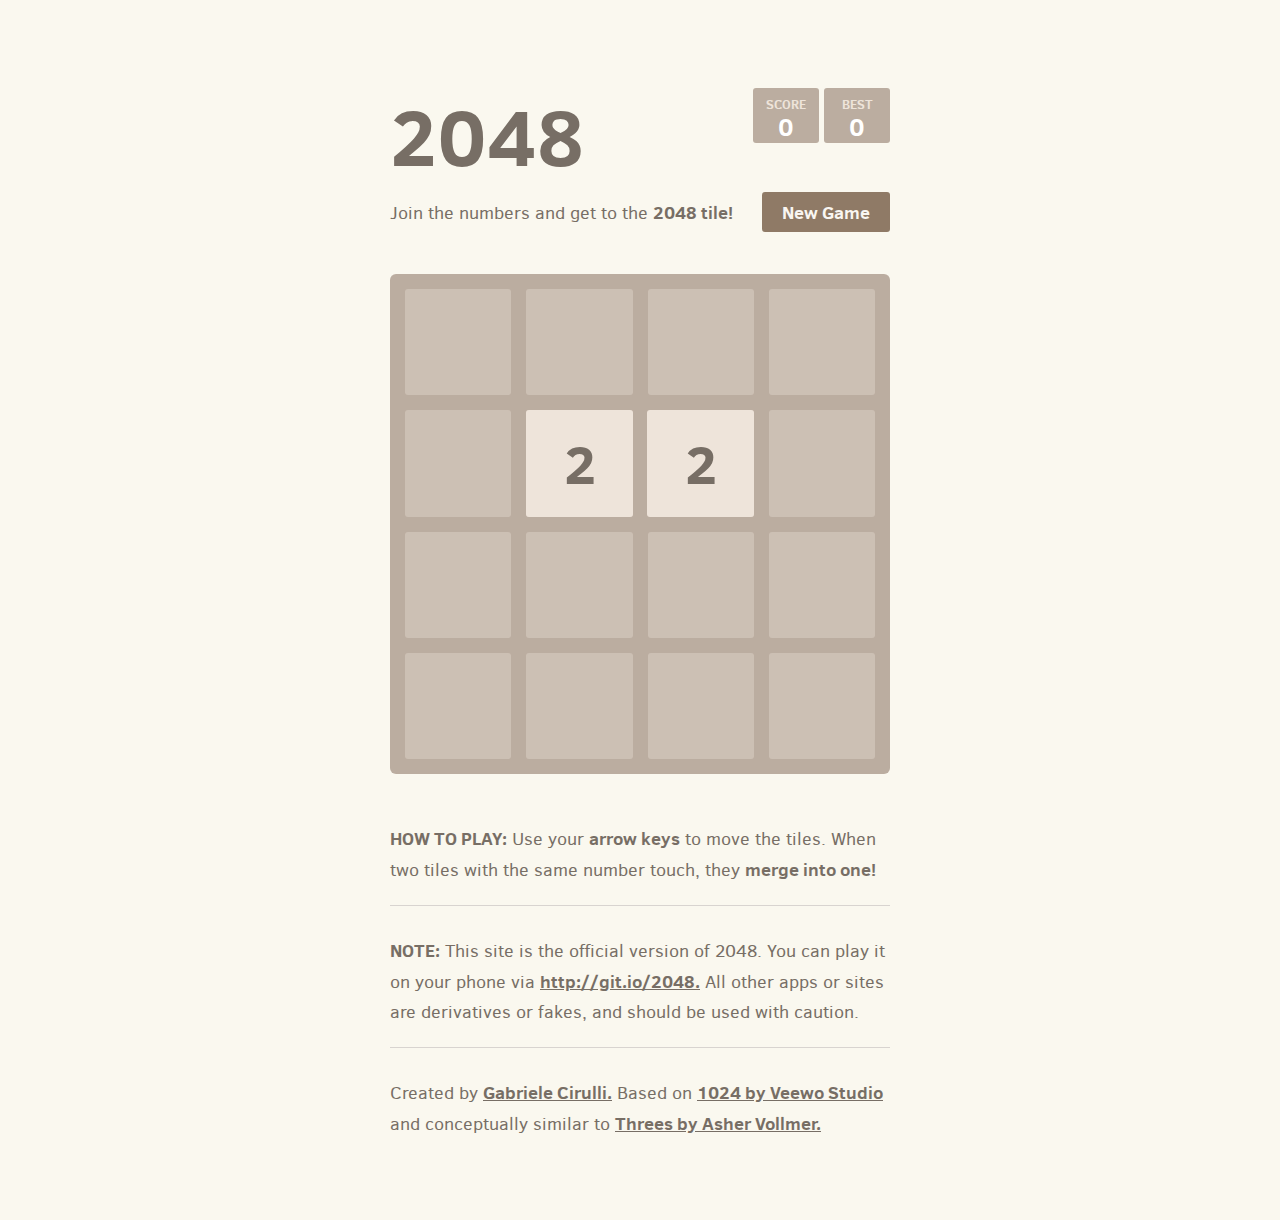
<file: example/src/main/assets/2048/index.html>
<!DOCTYPE html>
<html>
<head>
  <meta charset="utf-8">
  <title>2048</title>

  <link href="style/main.css" rel="stylesheet" type="text/css">
  <link rel="shortcut icon" href="favicon.ico">
  <link rel="apple-touch-icon" href="meta/apple-touch-icon.png">
  <link rel="apple-touch-startup-image" href="meta/apple-touch-startup-image-640x1096.png" media="(device-width: 320px) and (device-height: 568px) and (-webkit-device-pixel-ratio: 2)"> <!-- iPhone 5+ -->
  <link rel="apple-touch-startup-image" href="meta/apple-touch-startup-image-640x920.png"  media="(device-width: 320px) and (device-height: 480px) and (-webkit-device-pixel-ratio: 2)"> <!-- iPhone, retina -->
  <meta name="apple-mobile-web-app-capable" content="yes">
  <meta name="apple-mobile-web-app-status-bar-style" content="black">

  <meta name="HandheldFriendly" content="True">
  <meta name="MobileOptimized" content="320">
  <meta name="viewport" content="width=device-width, target-densitydpi=160dpi, initial-scale=1.0, maximum-scale=1, user-scalable=no, minimal-ui">
</head>
<body>
  <div class="container">
    <div class="heading">
      <h1 class="title">2048</h1>
      <div class="scores-container">
        <div class="score-container">0</div>
        <div class="best-container">0</div>
      </div>
    </div>

    <div class="above-game">
      <p class="game-intro">Join the numbers and get to the <strong>2048 tile!</strong></p>
      <a class="restart-button">New Game</a>
    </div>

    <div class="game-container">
      <div class="game-message">
        <p></p>
        <div class="lower">
	        <a class="keep-playing-button">Keep going</a>
          <a class="retry-button">Try again</a>
        </div>
      </div>

      <div class="grid-container">
        <div class="grid-row">
          <div class="grid-cell"></div>
          <div class="grid-cell"></div>
          <div class="grid-cell"></div>
          <div class="grid-cell"></div>
        </div>
        <div class="grid-row">
          <div class="grid-cell"></div>
          <div class="grid-cell"></div>
          <div class="grid-cell"></div>
          <div class="grid-cell"></div>
        </div>
        <div class="grid-row">
          <div class="grid-cell"></div>
          <div class="grid-cell"></div>
          <div class="grid-cell"></div>
          <div class="grid-cell"></div>
        </div>
        <div class="grid-row">
          <div class="grid-cell"></div>
          <div class="grid-cell"></div>
          <div class="grid-cell"></div>
          <div class="grid-cell"></div>
        </div>
      </div>

      <div class="tile-container">

      </div>
    </div>

    <p class="game-explanation">
      <strong class="important">How to play:</strong> Use your <strong>arrow keys</strong> to move the tiles. When two tiles with the same number touch, they <strong>merge into one!</strong>
    </p>
    <hr>
    <p>
    <strong class="important">Note:</strong> This site is the official version of 2048. You can play it on your phone via <a href="http://git.io/2048">http://git.io/2048.</a> All other apps or sites are derivatives or fakes, and should be used with caution.
    </p>
    <hr>
    <p>
    Created by <a href="http://gabrielecirulli.com" target="_blank">Gabriele Cirulli.</a> Based on <a href="https://itunes.apple.com/us/app/1024!/id823499224" target="_blank">1024 by Veewo Studio</a> and conceptually similar to <a href="http://asherv.com/threes/" target="_blank">Threes by Asher Vollmer.</a>
    </p>
  </div>

  <script src="js/bind_polyfill.js"></script>
  <script src="js/classlist_polyfill.js"></script>
  <script src="js/animframe_polyfill.js"></script>
  <script src="js/keyboard_input_manager.js"></script>
  <script src="js/html_actuator.js"></script>
  <script src="js/grid.js"></script>
  <script src="js/tile.js"></script>
  <script src="js/local_storage_manager.js"></script>
  <script src="js/game_manager.js"></script>
  <script src="js/application.js"></script>
</body>
</html>
</file>
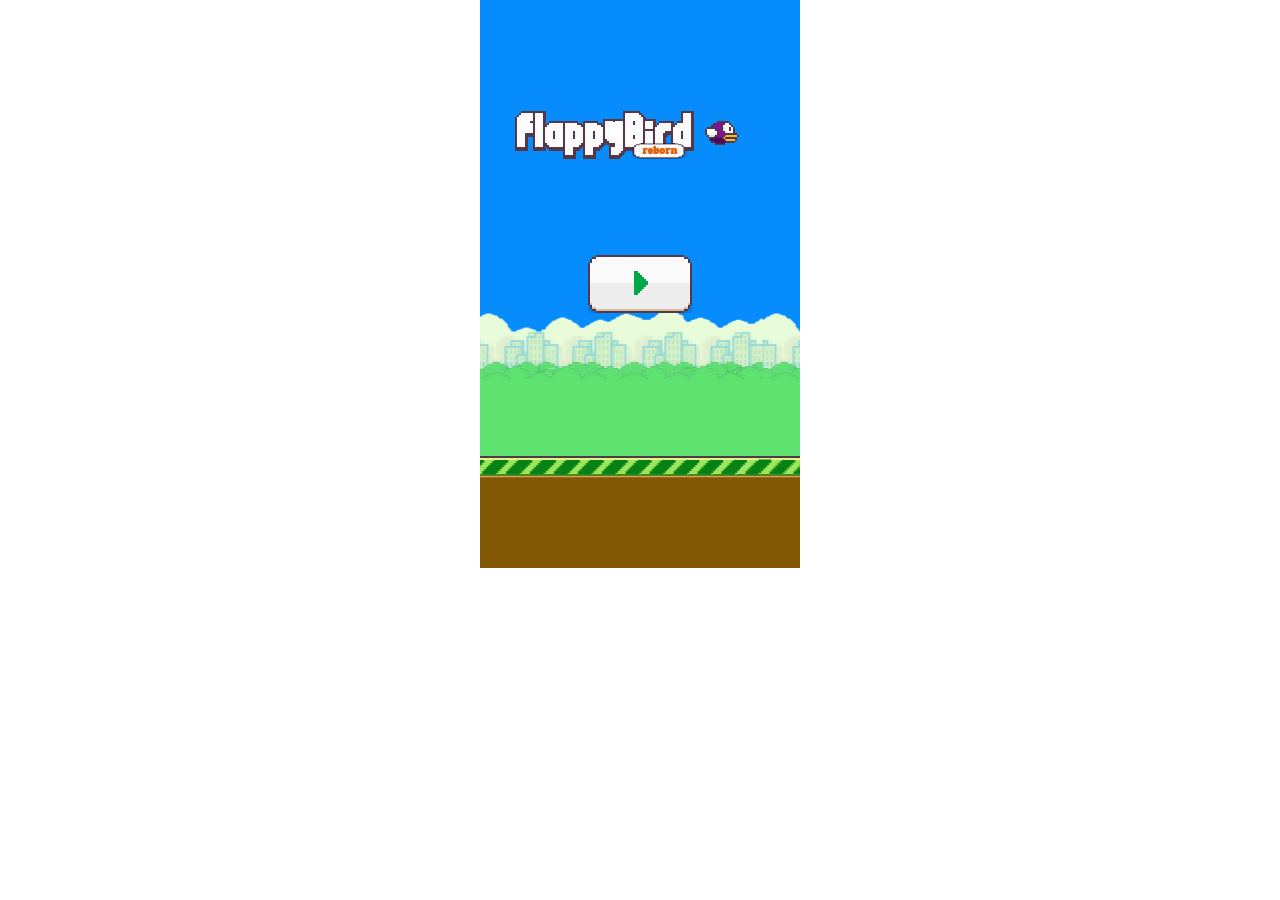
<file: example/src/main/assets/flappy-bird/index.html>
<!DOCTYPE html>
<html>
<head>
<meta charset="UTF-8">
<title>H5制作Flappy bird游戏源码</title>

<meta name="viewport" content="width=device-width,user-scalable=no,initial-scale=1.0">
<link rel="stylesheet" href="style/style.css" />
</head>
<body>

<div id="game"></div>

<script type="text/javascript" src="js/phaser.min.js" ></script>
<script>
	
var game = new Phaser.Game(320, 568, Phaser.CANVAS, 'game');

game.States = {};

game.States.boot = function() {
    this.preload = function() {
    	if(typeof(GAME) !== "undefined") {
    		this.load.baseURL = GAME + "/";
    	}
        if(!game.device.desktop){
            this.scale.scaleMode = Phaser.ScaleManager.EXACT_FIT;
            this.scale.forcePortrait = true;
            this.scale.refresh();
        }
        game.load.image('loading', 'assets/preloader.gif');
    };
    this.create = function() {
        game.state.start('preload');
    };
};

game.States.preload = function() {
    this.preload = function() {
        var preloadSprite = game.add.sprite(34, game.height/2, 'loading');
        game.load.setPreloadSprite(preloadSprite);
        game.load.image('background', 'assets/background.png');
        game.load.image('ground', 'assets/ground.png');
        game.load.image('title', 'assets/title.png');
        game.load.spritesheet('bird', 'assets/bird.png', 34, 24, 3);
        game.load.image('btn', 'assets/start-button.png');
        game.load.spritesheet('pipe', 'assets/pipes.png', 54, 320, 2);
        game.load.bitmapFont('flappy_font', 'assets/fonts/flappyfont/flappyfont.png', 'assets/fonts/flappyfont/flappyfont.fnt');
        game.load.audio('fly_sound', 'assets/flap.wav');
        game.load.audio('score_sound', 'assets/score.wav');
        game.load.audio('hit_pipe_sound', 'assets/pipe-hit.wav');
        game.load.audio('hit_ground_sound', 'assets/ouch.wav');
        game.load.image('ready_text', 'assets/get-ready.png');
        game.load.image('play_tip', 'assets/instructions.png');
        game.load.image('game_over', 'assets/gameover.png');
        game.load.image('score_board', 'assets/scoreboard.png');
    };
    this.create = function() {
        game.state.start('menu');
    };
};

game.States.menu = function() {
    this.create = function() {
        var bg = game.add.tileSprite(0, 0, game.width, game.height, 'background');
        var ground = game.add.tileSprite(0, game.height-112, game.width, 112, 'ground');
        bg.autoScroll(-10 ,0);
        ground.autoScroll(-100 ,0);
        var titleGroup = game.add.group();
        titleGroup.create(0, 0, 'title');
        var bird = titleGroup.create(190, 10, 'bird');
        bird.animations.add('fly');
        bird.animations.play('fly', 12, true);
        titleGroup.x = 35;
        titleGroup.y = 100;
        game.add.tween(titleGroup).to({y: 120}, 1000, null, true, 0, Number.MAX_VALUE, true);
        var btn = game.add.button(game.width/2, game.height/2, 'btn', function() {
            game.state.start('play');
        });
        btn.anchor.setTo(0.5, 0.5);
    };
};

game.States.play = function() {
    this.create = function() {
        this.bg = game.add.tileSprite(0, 0, game.width, game.height, 'background');
        this.pipeGroup = game.add.group();
        this.pipeGroup.enableBody = true;
        this.ground = game.add.tileSprite(0, game.height-112, game.width, 112, 'ground');
        this.bird = game.add.sprite(50, 150, 'bird');
        this.bird.animations.add('fly');
        this.bird.animations.play('fly', 12, true);
        this.bird.anchor.setTo(0.5, 0.5);
        game.physics.enable(this.bird, Phaser.Physics.ARCADE);
        this.bird.body.gravity.y = 0;
        game.physics.enable(this.ground, Phaser.Physics.ARCADE);
        this.ground.body.immovable = true;
        this.soundFly = game.add.sound('fly_sound');
		this.soundScore = game.add.sound('score_sound');
		this.soundHitPipe = game.add.sound('hit_pipe_sound');
		this.soundHitGround = game.add.sound('hit_ground_sound');
        this.scoreText = game.add.bitmapText(game.world.centerX - 20, 30, 'flappy_font', '0', 36);
        this.readyText = game.add.image(game.width/2, 40, 'ready_text');
        this.playTip = game.add.image(game.width/2, 300, 'play_tip');
        this.readyText.anchor.setTo(0.5, 0);
        this.playTip.anchor.setTo(0.5, 0);
        this.hasStarted = false;
        game.time.events.loop(900, this.generatePipes, this);
        game.time.events.stop(false);
        game.input.onDown.addOnce(this.startGame, this);
    };
    this.update = function() {
        if(!this.hasStarted) return;
        game.physics.arcade.collide(this.bird, this.ground, this.hitGround, null, this);
        game.physics.arcade.overlap(this.bird, this.pipeGroup, this.hitPipe, null, this);
        if(!this.bird.inWorld) this.hitCeil();
        if(this.bird.angle < 90) this.bird.angle += 2.5;
        this.pipeGroup.forEachExists(this.checkScore, this);
    };
    this.generatePipes = function() {
        var gap = 150;
        var difficulty = 100; // difficulty瓒婂ぇ瓒婄畝鍗�
        var position = 50 + Math.floor((505 - 112 - difficulty - gap) * Math.random());
        var topPipeY = position - 320;
        var bottomPipeY = position + gap;
        if(this.resetPipe(topPipeY, bottomPipeY)) return;
        var topPipe = game.add.sprite(game.width, topPipeY, 'pipe', 0, this.pipeGroup);
        var bottomPipe = game.add.sprite(game.width, bottomPipeY, 'pipe', 1, this.pipeGroup);
        this.pipeGroup.setAll('checkWorldBounds', true);
        this.pipeGroup.setAll('outOfBoundsKill', true);
        this.pipeGroup.setAll('body.velocity.x', -this.gameSpeed);
    };
    this.startGame = function() {
        this.gameSpeed = 200;
        this.gameIsOver = false;
        this.hasHitGround = false;
        this.hasStarted = true;
        this.score = 0;
        this.bg.autoScroll(-(this.gameSpeed/10), 0);
        this.ground.autoScroll(-this.gameSpeed, 0);
        this.bird.body.gravity.y = 1150;
        this.readyText.destroy();
        this.playTip.destroy();
        game.input.onDown.add(this.fly, this);
        game.time.events.start();
    };
    this.stopGame = function() {
		this.bg.stopScroll();
		this.ground.stopScroll();
		this.pipeGroup.forEachExists(function(pipe) {
			pipe.body.velocity.x = 0;
		}, this);
		this.bird.animations.stop('fly', 0);
		game.input.onDown.remove(this.fly, this);
		game.time.events.stop(true);
	};
    this.fly = function() {
        this.bird.body.velocity.y = -350;
        game.add.tween(this.bird).to({angle: -30}, 100, null, true, 0, 0, false);
        this.soundFly.play();
    };
    this.hitCeil = function() {
		this.soundHitPipe.play();
		this.gameOver();
	};
    this.hitPipe = function() {
		if(this.gameIsOver) return;
		this.soundHitPipe.play();
		this.gameOver();
	};
    this.hitGround = function() {
		if(this.hasHitGround) return;
		this.hasHitGround = true;
		this.soundHitGround.play();
		this.gameOver(true);
	};
    this.gameOver = function(show_text) {
		this.gameIsOver = true;
		this.stopGame();
		if(show_text) this.showGameOverText();
	};
    this.showGameOverText = function() {
		this.scoreText.destroy();
		game.bestScore = game.bestScore || 0;
		if(this.score > game.bestScore) game.bestScore = this.score;
		this.gameOverGroup = game.add.group();
		var gameOverText = this.gameOverGroup.create(game.width/2, 0, 'game_over');
		var scoreboard = this.gameOverGroup.create(game.width/2, 70, 'score_board');
		var currentScoreText = game.add.bitmapText(game.width/2 + 60, 105, 'flappy_font', this.score+'', 20, this.gameOverGroup);
		var bestScoreText = game.add.bitmapText(game.width/2 + 60, 153, 'flappy_font', game.bestScore+'', 20, this.gameOverGroup);
		var replayBtn = game.add.button(game.width/2, 210, 'btn', function() {
			game.state.start('play');
		}, this, null, null, null, null, this.gameOverGroup);
		gameOverText.anchor.setTo(0.5, 0);
		scoreboard.anchor.setTo(0.5, 0);
		replayBtn.anchor.setTo(0.5, 0);
		this.gameOverGroup.y = 30;
	};
    this.resetPipe = function(topPipeY, bottomPipeY) {
        var i = 0;
        this.pipeGroup.forEachDead(function(pipe) {
            if(pipe.y <= 0) {
                pipe.reset(game.width, topPipeY);
                pipe.hasScored = false;
            } else {
                pipe.reset(game.width, bottomPipeY);
            }
            pipe.body.velocity.x = -this.gameSpeed;
            i++;
        }, this);
        return i == 2;
    };
    this.checkScore = function(pipe) {
        if(!pipe.hasScored && pipe.y <= 0 && pipe.x <= this.bird.x - 17 - 54) {
            pipe.hasScored = true;
            this.scoreText.text = ++this.score;
            this.soundScore.play();
            return true; 
        }
        return false;
    };
};

game.state.add('boot', game.States.boot);
game.state.add('preload', game.States.preload);
game.state.add('menu', game.States.menu);
game.state.add('play', game.States.play);

game.state.start('boot');
</script>


</body>
</html>
</file>
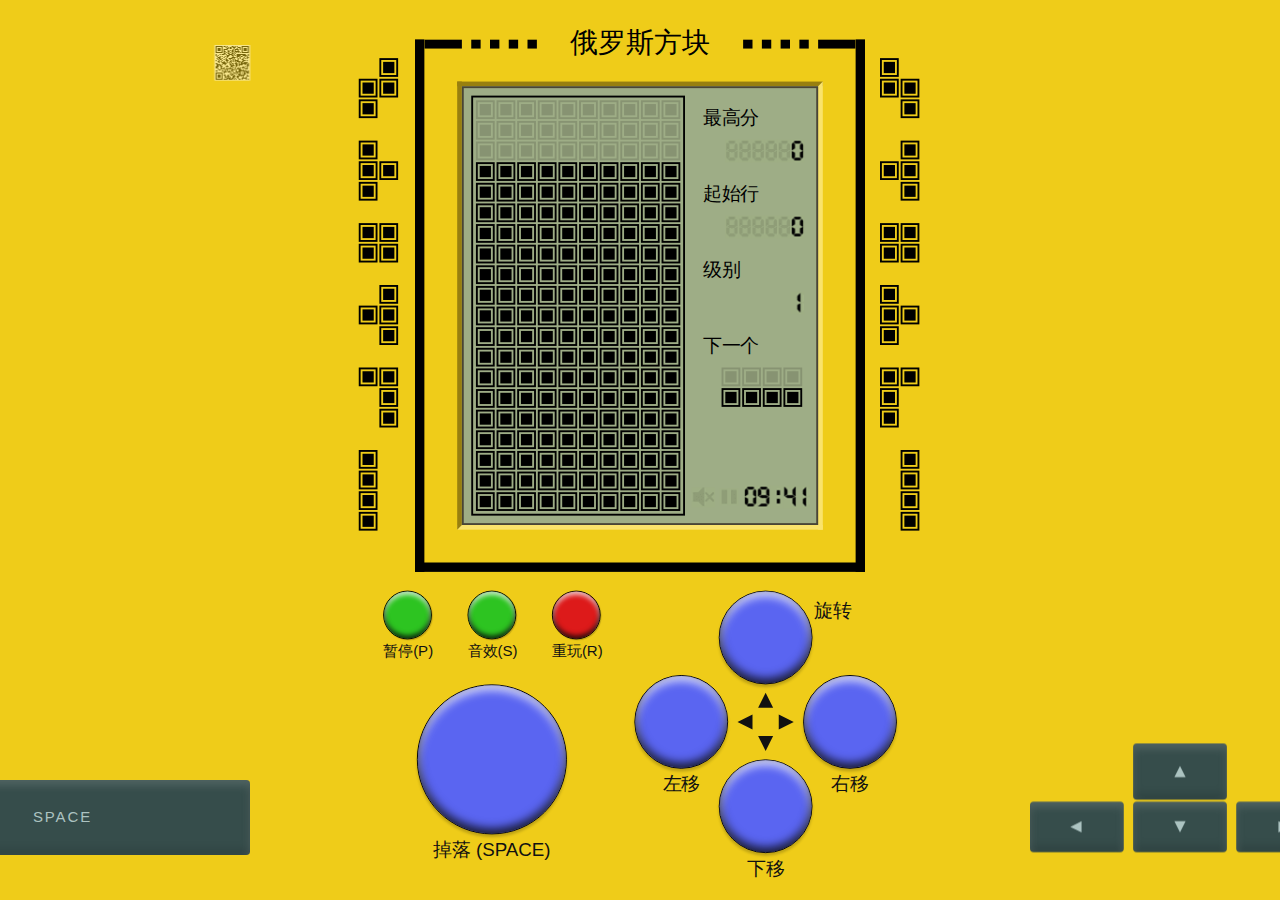
<file: example/src/main/assets/tetris/index.html>
<!DOCTYPE html>
<html lang="en">
<head>
    <meta name="renderer" content="webkit">
    <meta name="description" content="使用React、Redux、Immutable制作的俄罗斯方块" />
    <meta name="keywords" content="俄罗斯方块,Tetris,React,Redux,Immuatble,JavaScript">
    <meta name="format-detection" content="telephone=no"/>
    <script>;(function(){var w=parseInt(window.screen.width),s=w/640,u=navigator.userAgent.toLowerCase(),m='<meta name="viewport" content="width=640,';if(/android (\d+\.\d+)/.test(u)){if(parseFloat(RegExp.$1)>2.3)m+='minimum-scale='+s+',maximum-scale='+s+',';}else{m+='user-scalable=no,';}m+='target-densitydpi=device-dpi">';document.write(m);}());</script>
    <meta charset="UTF-8">
    <title>俄罗斯方块</title>
    <link href="./loader.css" rel="stylesheet" />
<link href="css-1.0.1.css" rel="stylesheet"></head>
<body>
<div id="root">
    <div class="load">
        <div class="loader">加载中...</div>
    </div>
</div>
<script type="text/javascript" src="app-1.0.1.js"></script></body>
</html>
</file>
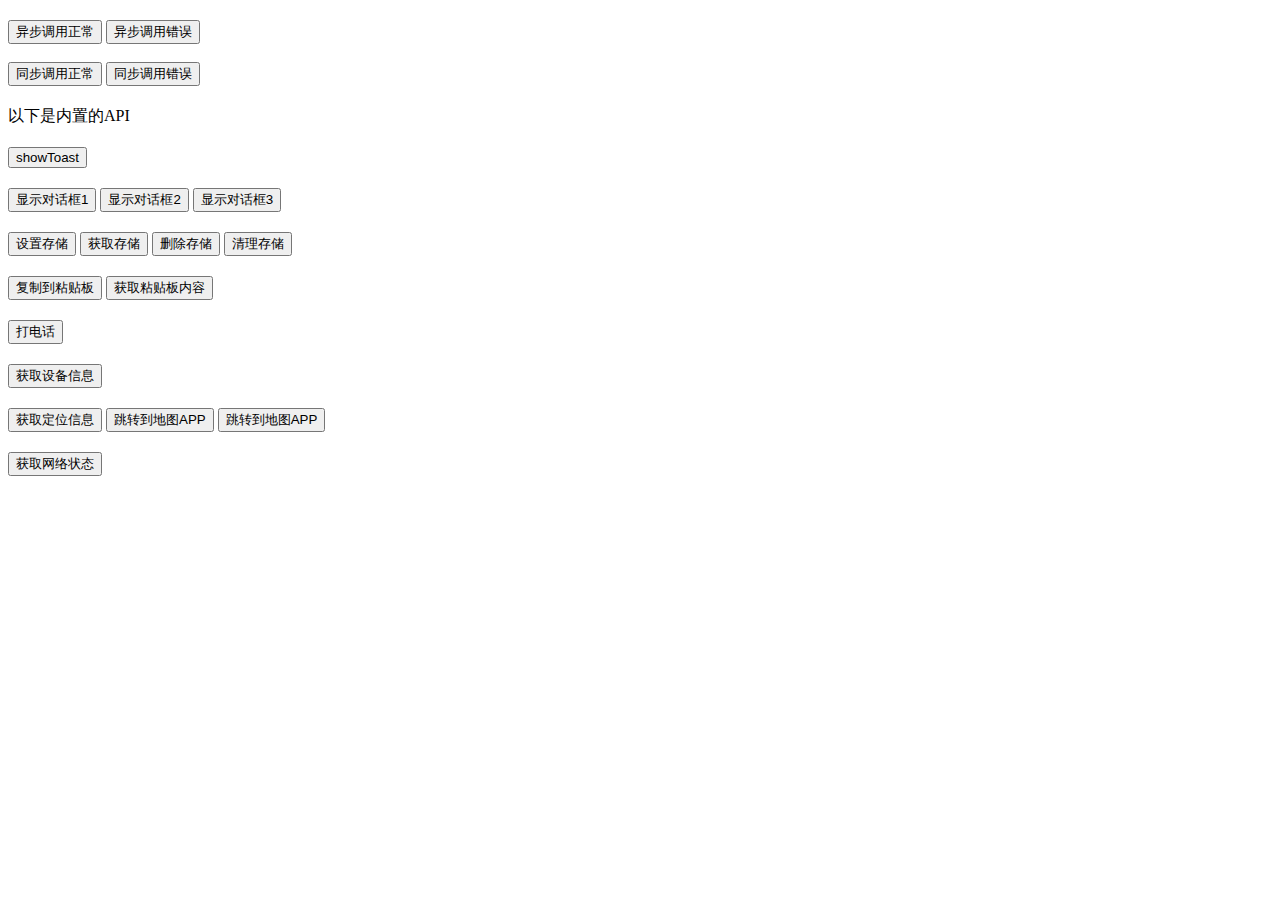
<file: example/src/main/assets/test2.html>
<html>
<head>
    <meta charset="UTF-8">
</head>
<body>

    <script>
        window.webViewX = function () {
            if (window['webViewXBridge'] == undefined) {
                return {
                    registerPageEvent(data) { },
                    registerEvent(name, data) { },
                    invoke(name, data) { },
                    invokeSync(name, data) { },
                    postEvent(name, data){ },
                    canIUse(apiName){ return false}
                };
            }
            return eval(webViewXBridge.getSource());
        }();
        webViewX.registerPageEvent({
            onLoad: function (options) {
                // Do some initialize when page load.
                console.log('onLoad ' + JSON.stringify(options));
            },
            onShow: function () {
                // Do something when page show.
                console.log('onShow');
            },
            onHide: function () {
                // Do something when page hide.
                console.log('onHide');
            },
            onUnload: function () {
                // Do something when page close.
                console.log('onUnload');
            },
        })
        webViewX.registerEvent('event', function (data) {
            alert(JSON.stringify(data));
        })
        function getLoginInfo() {
            webViewX.invoke('getLoginInfo', {
                success(res) {
                    alert(JSON.stringify(res))
                }
            })
        }
        function finish() {
            webViewX.invoke('close')
        }
        function getTestData() {
            webViewX.invoke('getTestData', {
                success(res) {
                    alert(JSON.stringify(res))
                }
            })
        }
        function error() {
            try {
                webViewX.invokeSync('testError', {
                    id: 101
                })
            } catch (e) {
                alert(e.message);
            }
        }
        function navigateToMiniProgram() {
            webViewX.invoke('navigateToMiniProgram', {
                path: 'file:///android_asset/taoweiji.com/',
                baseUrl: 'http://taoweiji.com/',
                url: 'http://taoweiji.com/index.html?userId=1',

                fail(err) {
                    alert(err)
                }
            })
        }
        function navigateTo() {
            webViewX.invoke('navigateTo', {
                url: 'http://taoweiji.com/index.html?userId=1',
                fail(err) {
                    alert(err)
                }
            })
        }
        function showToast() {
            webViewX.invoke('showToast', {
                title: '这里是标题',
                duration: 3000
            })
        }
        function showModal1() {
            webViewX.invoke('showModal', {
                title: '这里是标题',
                content: "这里是内容"
            })
        }
        function showModal2() {
            webViewX.invoke('showModal', {
                title: '这里是标题',
                content: "这里是内容",
                showCancel: true,
                cancelText: '否',
                confirmText: '是',
                confirmColor: '#576B95',
                cancelColor: '#000000',
                success(data) {
                    alert('confirm: ' + data['confirm'] + ',cancel: ' + data['cancel'])
                },
            })
        }
        function showModal3() {
            webViewX.invoke('showModal', {
                content: "这里是内容"
            })
        }
        function setClipboardData() {
            webViewX.invoke('setClipboardData', {
                data: "这里是拷贝的内容"
            })
        }
        function getClipboardData() {
            webViewX.invoke('getClipboardData', {
                success(res) {
                    alert(res['data'])
                }
            })
        }
        function makePhoneCall() {
            webViewX.invoke('makePhoneCall', {
                phoneNumber: '12345'
            })
        }
        function getSystemInfo() {
            webViewX.invoke('getSystemInfo', {
                success(res) {
                    alert(JSON.stringify(res))
                }
            })
        }
        function getLocation() {
            webViewX.invoke('getLocation', {
                success(res) {
                    alert(JSON.stringify(res))
                },
                fail(e) {
                    alert(e);
                }
            })
        }
        function openLocation1() {
            webViewX.invoke('openLocation', {
                type: 'wgs84',
                latitude: 23.114107242362,
                longitude: 113.31896506689
            })
        }
        function openLocation2() {
            webViewX.invoke('openLocation', {
                type: 'gcj02',
                latitude: 23.11150725015,
                longitude: 113.3243863827
            })
        }
        function getNetworkType() {
            webViewX.invoke('getNetworkType', {
                success(res) {
                    alert(res['networkType'])
                },
                fail(e) {
                    alert(e)
                }
            })
        }
    </script>


    <div style="margin-top: 20px;margin-bottom: 20px;">
        <button onclick="finish()">异步调用正常</button>
        <button onclick="getTestData()">异步调用错误</button>
        <br>
        <br>
        <button onclick="getLoginInfo()">同步调用正常</button>
        <button onclick="error()">同步调用错误</button>
    </div>
    以下是内置的API
    <div style="margin-top: 20px;">
        <button onclick="showToast()">showToast</button>
    </div>

    <div style="margin-top: 20px;">
        <button onclick="showModal1()">显示对话框1</button>
        <button onclick="showModal2()">显示对话框2</button>
        <button onclick="showModal3()">显示对话框3</button>
    </div>

    <div style="margin-top: 20px;">
        <button>设置存储</button>
        <button>获取存储</button>
        <button>删除存储</button>
        <button>清理存储</button>
    </div>

    <div style="margin-top: 20px;">
        <button onclick="setClipboardData()">复制到粘贴板</button>
        <button onclick="getClipboardData()">获取粘贴板内容</button>
    </div>
    <div style="margin-top: 20px;">
        <button onclick="makePhoneCall()">打电话</utton>
    </div>
    <div style="margin-top: 20px;">
        <button onclick="getSystemInfo()">获取设备信息</utton>
    </div>
    <div style="margin-top: 20px;">
        <button onclick="getLocation()">获取定位信息</button>
        <button onclick="openLocation1()">跳转到地图APP</button>
        <button onclick="openLocation2()">跳转到地图APP</button>
    </div>
    <div style="margin-top: 20px;">
        <button onclick="getNetworkType()">获取网络状态</utton>
    </div>

</body>

</html>
</file>
<file: example/src/main/assets/2048/style/main.css>
@import url(fonts/clear-sans.css);
html, body {
  margin: 0;
  padding: 0;
  background: #faf8ef;
  color: #776e65;
  font-family: "Clear Sans", "Helvetica Neue", Arial, sans-serif;
  font-size: 18px; }

body {
  margin: 80px 0; }

.heading:after {
  content: "";
  display: block;
  clear: both; }

h1.title {
  font-size: 80px;
  font-weight: bold;
  margin: 0;
  display: block;
  float: left; }

@-webkit-keyframes move-up {
  0% {
    top: 25px;
    opacity: 1; }

  100% {
    top: -50px;
    opacity: 0; } }
@-moz-keyframes move-up {
  0% {
    top: 25px;
    opacity: 1; }

  100% {
    top: -50px;
    opacity: 0; } }
@keyframes move-up {
  0% {
    top: 25px;
    opacity: 1; }

  100% {
    top: -50px;
    opacity: 0; } }
.scores-container {
  float: right;
  text-align: right; }

.score-container, .best-container {
  position: relative;
  display: inline-block;
  background: #bbada0;
  padding: 15px 25px;
  font-size: 25px;
  height: 25px;
  line-height: 47px;
  font-weight: bold;
  border-radius: 3px;
  color: white;
  margin-top: 8px;
  text-align: center; }
  .score-container:after, .best-container:after {
    position: absolute;
    width: 100%;
    top: 10px;
    left: 0;
    text-transform: uppercase;
    font-size: 13px;
    line-height: 13px;
    text-align: center;
    color: #eee4da; }
  .score-container .score-addition, .best-container .score-addition {
    position: absolute;
    right: 30px;
    color: red;
    font-size: 25px;
    line-height: 25px;
    font-weight: bold;
    color: rgba(119, 110, 101, 0.9);
    z-index: 100;
    -webkit-animation: move-up 600ms ease-in;
    -moz-animation: move-up 600ms ease-in;
    animation: move-up 600ms ease-in;
    -webkit-animation-fill-mode: both;
    -moz-animation-fill-mode: both;
    animation-fill-mode: both; }

.score-container:after {
  content: "Score"; }

.best-container:after {
  content: "Best"; }

p {
  margin-top: 0;
  margin-bottom: 10px;
  line-height: 1.65; }

a {
  color: #776e65;
  font-weight: bold;
  text-decoration: underline;
  cursor: pointer; }

strong.important {
  text-transform: uppercase; }

hr {
  border: none;
  border-bottom: 1px solid #d8d4d0;
  margin-top: 20px;
  margin-bottom: 30px; }

.container {
  width: 500px;
  margin: 0 auto; }

@-webkit-keyframes fade-in {
  0% {
    opacity: 0; }

  100% {
    opacity: 1; } }
@-moz-keyframes fade-in {
  0% {
    opacity: 0; }

  100% {
    opacity: 1; } }
@keyframes fade-in {
  0% {
    opacity: 0; }

  100% {
    opacity: 1; } }
.game-container {
  margin-top: 40px;
  position: relative;
  padding: 15px;
  cursor: default;
  -webkit-touch-callout: none;
  -ms-touch-callout: none;
  -webkit-user-select: none;
  -moz-user-select: none;
  -ms-user-select: none;
  -ms-touch-action: none;
  touch-action: none;
  background: #bbada0;
  border-radius: 6px;
  width: 500px;
  height: 500px;
  -webkit-box-sizing: border-box;
  -moz-box-sizing: border-box;
  box-sizing: border-box; }
  .game-container .game-message {
    display: none;
    position: absolute;
    top: 0;
    right: 0;
    bottom: 0;
    left: 0;
    background: rgba(238, 228, 218, 0.5);
    z-index: 100;
    text-align: center;
    -webkit-animation: fade-in 800ms ease 1200ms;
    -moz-animation: fade-in 800ms ease 1200ms;
    animation: fade-in 800ms ease 1200ms;
    -webkit-animation-fill-mode: both;
    -moz-animation-fill-mode: both;
    animation-fill-mode: both; }
    .game-container .game-message p {
      font-size: 60px;
      font-weight: bold;
      height: 60px;
      line-height: 60px;
      margin-top: 222px; }
    .game-container .game-message .lower {
      display: block;
      margin-top: 59px; }
    .game-container .game-message a {
      display: inline-block;
      background: #8f7a66;
      border-radius: 3px;
      padding: 0 20px;
      text-decoration: none;
      color: #f9f6f2;
      height: 40px;
      line-height: 42px;
      margin-left: 9px; }
      .game-container .game-message a.keep-playing-button {
        display: none; }
    .game-container .game-message.game-won {
      background: rgba(237, 194, 46, 0.5);
      color: #f9f6f2; }
      .game-container .game-message.game-won a.keep-playing-button {
        display: inline-block; }
    .game-container .game-message.game-won, .game-container .game-message.game-over {
      display: block; }

.grid-container {
  position: absolute;
  z-index: 1; }

.grid-row {
  margin-bottom: 15px; }
  .grid-row:last-child {
    margin-bottom: 0; }
  .grid-row:after {
    content: "";
    display: block;
    clear: both; }

.grid-cell {
  width: 106.25px;
  height: 106.25px;
  margin-right: 15px;
  float: left;
  border-radius: 3px;
  background: rgba(238, 228, 218, 0.35); }
  .grid-cell:last-child {
    margin-right: 0; }

.tile-container {
  position: absolute;
  z-index: 2; }

.tile, .tile .tile-inner {
  width: 107px;
  height: 107px;
  line-height: 107px; }
.tile.tile-position-1-1 {
  -webkit-transform: translate(0px, 0px);
  -moz-transform: translate(0px, 0px);
  -ms-transform: translate(0px, 0px);
  transform: translate(0px, 0px); }
.tile.tile-position-1-2 {
  -webkit-transform: translate(0px, 121px);
  -moz-transform: translate(0px, 121px);
  -ms-transform: translate(0px, 121px);
  transform: translate(0px, 121px); }
.tile.tile-position-1-3 {
  -webkit-transform: translate(0px, 242px);
  -moz-transform: translate(0px, 242px);
  -ms-transform: translate(0px, 242px);
  transform: translate(0px, 242px); }
.tile.tile-position-1-4 {
  -webkit-transform: translate(0px, 363px);
  -moz-transform: translate(0px, 363px);
  -ms-transform: translate(0px, 363px);
  transform: translate(0px, 363px); }
.tile.tile-position-2-1 {
  -webkit-transform: translate(121px, 0px);
  -moz-transform: translate(121px, 0px);
  -ms-transform: translate(121px, 0px);
  transform: translate(121px, 0px); }
.tile.tile-position-2-2 {
  -webkit-transform: translate(121px, 121px);
  -moz-transform: translate(121px, 121px);
  -ms-transform: translate(121px, 121px);
  transform: translate(121px, 121px); }
.tile.tile-position-2-3 {
  -webkit-transform: translate(121px, 242px);
  -moz-transform: translate(121px, 242px);
  -ms-transform: translate(121px, 242px);
  transform: translate(121px, 242px); }
.tile.tile-position-2-4 {
  -webkit-transform: translate(121px, 363px);
  -moz-transform: translate(121px, 363px);
  -ms-transform: translate(121px, 363px);
  transform: translate(121px, 363px); }
.tile.tile-position-3-1 {
  -webkit-transform: translate(242px, 0px);
  -moz-transform: translate(242px, 0px);
  -ms-transform: translate(242px, 0px);
  transform: translate(242px, 0px); }
.tile.tile-position-3-2 {
  -webkit-transform: translate(242px, 121px);
  -moz-transform: translate(242px, 121px);
  -ms-transform: translate(242px, 121px);
  transform: translate(242px, 121px); }
.tile.tile-position-3-3 {
  -webkit-transform: translate(242px, 242px);
  -moz-transform: translate(242px, 242px);
  -ms-transform: translate(242px, 242px);
  transform: translate(242px, 242px); }
.tile.tile-position-3-4 {
  -webkit-transform: translate(242px, 363px);
  -moz-transform: translate(242px, 363px);
  -ms-transform: translate(242px, 363px);
  transform: translate(242px, 363px); }
.tile.tile-position-4-1 {
  -webkit-transform: translate(363px, 0px);
  -moz-transform: translate(363px, 0px);
  -ms-transform: translate(363px, 0px);
  transform: translate(363px, 0px); }
.tile.tile-position-4-2 {
  -webkit-transform: translate(363px, 121px);
  -moz-transform: translate(363px, 121px);
  -ms-transform: translate(363px, 121px);
  transform: translate(363px, 121px); }
.tile.tile-position-4-3 {
  -webkit-transform: translate(363px, 242px);
  -moz-transform: translate(363px, 242px);
  -ms-transform: translate(363px, 242px);
  transform: translate(363px, 242px); }
.tile.tile-position-4-4 {
  -webkit-transform: translate(363px, 363px);
  -moz-transform: translate(363px, 363px);
  -ms-transform: translate(363px, 363px);
  transform: translate(363px, 363px); }

.tile {
  position: absolute;
  -webkit-transition: 100ms ease-in-out;
  -moz-transition: 100ms ease-in-out;
  transition: 100ms ease-in-out;
  -webkit-transition-property: -webkit-transform;
  -moz-transition-property: -moz-transform;
  transition-property: transform; }
  .tile .tile-inner {
    border-radius: 3px;
    background: #eee4da;
    text-align: center;
    font-weight: bold;
    z-index: 10;
    font-size: 55px; }
  .tile.tile-2 .tile-inner {
    background: #eee4da;
    box-shadow: 0 0 30px 10px rgba(243, 215, 116, 0), inset 0 0 0 1px rgba(255, 255, 255, 0); }
  .tile.tile-4 .tile-inner {
    background: #ede0c8;
    box-shadow: 0 0 30px 10px rgba(243, 215, 116, 0), inset 0 0 0 1px rgba(255, 255, 255, 0); }
  .tile.tile-8 .tile-inner {
    color: #f9f6f2;
    background: #f2b179; }
  .tile.tile-16 .tile-inner {
    color: #f9f6f2;
    background: #f59563; }
  .tile.tile-32 .tile-inner {
    color: #f9f6f2;
    background: #f67c5f; }
  .tile.tile-64 .tile-inner {
    color: #f9f6f2;
    background: #f65e3b; }
  .tile.tile-128 .tile-inner {
    color: #f9f6f2;
    background: #edcf72;
    box-shadow: 0 0 30px 10px rgba(243, 215, 116, 0.2381), inset 0 0 0 1px rgba(255, 255, 255, 0.14286);
    font-size: 45px; }
    @media screen and (max-width: 520px) {
      .tile.tile-128 .tile-inner {
        font-size: 25px; } }
  .tile.tile-256 .tile-inner {
    color: #f9f6f2;
    background: #edcc61;
    box-shadow: 0 0 30px 10px rgba(243, 215, 116, 0.31746), inset 0 0 0 1px rgba(255, 255, 255, 0.19048);
    font-size: 45px; }
    @media screen and (max-width: 520px) {
      .tile.tile-256 .tile-inner {
        font-size: 25px; } }
  .tile.tile-512 .tile-inner {
    color: #f9f6f2;
    background: #edc850;
    box-shadow: 0 0 30px 10px rgba(243, 215, 116, 0.39683), inset 0 0 0 1px rgba(255, 255, 255, 0.2381);
    font-size: 45px; }
    @media screen and (max-width: 520px) {
      .tile.tile-512 .tile-inner {
        font-size: 25px; } }
  .tile.tile-1024 .tile-inner {
    color: #f9f6f2;
    background: #edc53f;
    box-shadow: 0 0 30px 10px rgba(243, 215, 116, 0.47619), inset 0 0 0 1px rgba(255, 255, 255, 0.28571);
    font-size: 35px; }
    @media screen and (max-width: 520px) {
      .tile.tile-1024 .tile-inner {
        font-size: 15px; } }
  .tile.tile-2048 .tile-inner {
    color: #f9f6f2;
    background: #edc22e;
    box-shadow: 0 0 30px 10px rgba(243, 215, 116, 0.55556), inset 0 0 0 1px rgba(255, 255, 255, 0.33333);
    font-size: 35px; }
    @media screen and (max-width: 520px) {
      .tile.tile-2048 .tile-inner {
        font-size: 15px; } }
  .tile.tile-super .tile-inner {
    color: #f9f6f2;
    background: #3c3a32;
    font-size: 30px; }
    @media screen and (max-width: 520px) {
      .tile.tile-super .tile-inner {
        font-size: 10px; } }

@-webkit-keyframes appear {
  0% {
    opacity: 0;
    -webkit-transform: scale(0);
    -moz-transform: scale(0);
    -ms-transform: scale(0);
    transform: scale(0); }

  100% {
    opacity: 1;
    -webkit-transform: scale(1);
    -moz-transform: scale(1);
    -ms-transform: scale(1);
    transform: scale(1); } }
@-moz-keyframes appear {
  0% {
    opacity: 0;
    -webkit-transform: scale(0);
    -moz-transform: scale(0);
    -ms-transform: scale(0);
    transform: scale(0); }

  100% {
    opacity: 1;
    -webkit-transform: scale(1);
    -moz-transform: scale(1);
    -ms-transform: scale(1);
    transform: scale(1); } }
@keyframes appear {
  0% {
    opacity: 0;
    -webkit-transform: scale(0);
    -moz-transform: scale(0);
    -ms-transform: scale(0);
    transform: scale(0); }

  100% {
    opacity: 1;
    -webkit-transform: scale(1);
    -moz-transform: scale(1);
    -ms-transform: scale(1);
    transform: scale(1); } }
.tile-new .tile-inner {
  -webkit-animation: appear 200ms ease 100ms;
  -moz-animation: appear 200ms ease 100ms;
  animation: appear 200ms ease 100ms;
  -webkit-animation-fill-mode: backwards;
  -moz-animation-fill-mode: backwards;
  animation-fill-mode: backwards; }

@-webkit-keyframes pop {
  0% {
    -webkit-transform: scale(0);
    -moz-transform: scale(0);
    -ms-transform: scale(0);
    transform: scale(0); }

  50% {
    -webkit-transform: scale(1.2);
    -moz-transform: scale(1.2);
    -ms-transform: scale(1.2);
    transform: scale(1.2); }

  100% {
    -webkit-transform: scale(1);
    -moz-transform: scale(1);
    -ms-transform: scale(1);
    transform: scale(1); } }
@-moz-keyframes pop {
  0% {
    -webkit-transform: scale(0);
    -moz-transform: scale(0);
    -ms-transform: scale(0);
    transform: scale(0); }

  50% {
    -webkit-transform: scale(1.2);
    -moz-transform: scale(1.2);
    -ms-transform: scale(1.2);
    transform: scale(1.2); }

  100% {
    -webkit-transform: scale(1);
    -moz-transform: scale(1);
    -ms-transform: scale(1);
    transform: scale(1); } }
@keyframes pop {
  0% {
    -webkit-transform: scale(0);
    -moz-transform: scale(0);
    -ms-transform: scale(0);
    transform: scale(0); }

  50% {
    -webkit-transform: scale(1.2);
    -moz-transform: scale(1.2);
    -ms-transform: scale(1.2);
    transform: scale(1.2); }

  100% {
    -webkit-transform: scale(1);
    -moz-transform: scale(1);
    -ms-transform: scale(1);
    transform: scale(1); } }
.tile-merged .tile-inner {
  z-index: 20;
  -webkit-animation: pop 200ms ease 100ms;
  -moz-animation: pop 200ms ease 100ms;
  animation: pop 200ms ease 100ms;
  -webkit-animation-fill-mode: backwards;
  -moz-animation-fill-mode: backwards;
  animation-fill-mode: backwards; }

.above-game:after {
  content: "";
  display: block;
  clear: both; }

.game-intro {
  float: left;
  line-height: 42px;
  margin-bottom: 0; }

.restart-button {
  display: inline-block;
  background: #8f7a66;
  border-radius: 3px;
  padding: 0 20px;
  text-decoration: none;
  color: #f9f6f2;
  height: 40px;
  line-height: 42px;
  display: block;
  text-align: center;
  float: right; }

.game-explanation {
  margin-top: 50px; }

@media screen and (max-width: 520px) {
  html, body {
    font-size: 15px; }

  body {
    margin: 20px 0;
    padding: 0 20px; }

  h1.title {
    font-size: 27px;
    margin-top: 15px; }

  .container {
    width: 280px;
    margin: 0 auto; }

  .score-container, .best-container {
    margin-top: 0;
    padding: 15px 10px;
    min-width: 40px; }

  .heading {
    margin-bottom: 10px; }

  .game-intro {
    width: 55%;
    display: block;
    box-sizing: border-box;
    line-height: 1.65; }

  .restart-button {
    width: 42%;
    padding: 0;
    display: block;
    box-sizing: border-box;
    margin-top: 2px; }

  .game-container {
    margin-top: 17px;
    position: relative;
    padding: 10px;
    cursor: default;
    -webkit-touch-callout: none;
    -ms-touch-callout: none;
    -webkit-user-select: none;
    -moz-user-select: none;
    -ms-user-select: none;
    -ms-touch-action: none;
    touch-action: none;
    background: #bbada0;
    border-radius: 6px;
    width: 280px;
    height: 280px;
    -webkit-box-sizing: border-box;
    -moz-box-sizing: border-box;
    box-sizing: border-box; }
    .game-container .game-message {
      display: none;
      position: absolute;
      top: 0;
      right: 0;
      bottom: 0;
      left: 0;
      background: rgba(238, 228, 218, 0.5);
      z-index: 100;
      text-align: center;
      -webkit-animation: fade-in 800ms ease 1200ms;
      -moz-animation: fade-in 800ms ease 1200ms;
      animation: fade-in 800ms ease 1200ms;
      -webkit-animation-fill-mode: both;
      -moz-animation-fill-mode: both;
      animation-fill-mode: both; }
      .game-container .game-message p {
        font-size: 60px;
        font-weight: bold;
        height: 60px;
        line-height: 60px;
        margin-top: 222px; }
      .game-container .game-message .lower {
        display: block;
        margin-top: 59px; }
      .game-container .game-message a {
        display: inline-block;
        background: #8f7a66;
        border-radius: 3px;
        padding: 0 20px;
        text-decoration: none;
        color: #f9f6f2;
        height: 40px;
        line-height: 42px;
        margin-left: 9px; }
        .game-container .game-message a.keep-playing-button {
          display: none; }
      .game-container .game-message.game-won {
        background: rgba(237, 194, 46, 0.5);
        color: #f9f6f2; }
        .game-container .game-message.game-won a.keep-playing-button {
          display: inline-block; }
      .game-container .game-message.game-won, .game-container .game-message.game-over {
        display: block; }

  .grid-container {
    position: absolute;
    z-index: 1; }

  .grid-row {
    margin-bottom: 10px; }
    .grid-row:last-child {
      margin-bottom: 0; }
    .grid-row:after {
      content: "";
      display: block;
      clear: both; }

  .grid-cell {
    width: 57.5px;
    height: 57.5px;
    margin-right: 10px;
    float: left;
    border-radius: 3px;
    background: rgba(238, 228, 218, 0.35); }
    .grid-cell:last-child {
      margin-right: 0; }

  .tile-container {
    position: absolute;
    z-index: 2; }

  .tile, .tile .tile-inner {
    width: 58px;
    height: 58px;
    line-height: 58px; }
  .tile.tile-position-1-1 {
    -webkit-transform: translate(0px, 0px);
    -moz-transform: translate(0px, 0px);
    -ms-transform: translate(0px, 0px);
    transform: translate(0px, 0px); }
  .tile.tile-position-1-2 {
    -webkit-transform: translate(0px, 67px);
    -moz-transform: translate(0px, 67px);
    -ms-transform: translate(0px, 67px);
    transform: translate(0px, 67px); }
  .tile.tile-position-1-3 {
    -webkit-transform: translate(0px, 135px);
    -moz-transform: translate(0px, 135px);
    -ms-transform: translate(0px, 135px);
    transform: translate(0px, 135px); }
  .tile.tile-position-1-4 {
    -webkit-transform: translate(0px, 202px);
    -moz-transform: translate(0px, 202px);
    -ms-transform: translate(0px, 202px);
    transform: translate(0px, 202px); }
  .tile.tile-position-2-1 {
    -webkit-transform: translate(67px, 0px);
    -moz-transform: translate(67px, 0px);
    -ms-transform: translate(67px, 0px);
    transform: translate(67px, 0px); }
  .tile.tile-position-2-2 {
    -webkit-transform: translate(67px, 67px);
    -moz-transform: translate(67px, 67px);
    -ms-transform: translate(67px, 67px);
    transform: translate(67px, 67px); }
  .tile.tile-position-2-3 {
    -webkit-transform: translate(67px, 135px);
    -moz-transform: translate(67px, 135px);
    -ms-transform: translate(67px, 135px);
    transform: translate(67px, 135px); }
  .tile.tile-position-2-4 {
    -webkit-transform: translate(67px, 202px);
    -moz-transform: translate(67px, 202px);
    -ms-transform: translate(67px, 202px);
    transform: translate(67px, 202px); }
  .tile.tile-position-3-1 {
    -webkit-transform: translate(135px, 0px);
    -moz-transform: translate(135px, 0px);
    -ms-transform: translate(135px, 0px);
    transform: translate(135px, 0px); }
  .tile.tile-position-3-2 {
    -webkit-transform: translate(135px, 67px);
    -moz-transform: translate(135px, 67px);
    -ms-transform: translate(135px, 67px);
    transform: translate(135px, 67px); }
  .tile.tile-position-3-3 {
    -webkit-transform: translate(135px, 135px);
    -moz-transform: translate(135px, 135px);
    -ms-transform: translate(135px, 135px);
    transform: translate(135px, 135px); }
  .tile.tile-position-3-4 {
    -webkit-transform: translate(135px, 202px);
    -moz-transform: translate(135px, 202px);
    -ms-transform: translate(135px, 202px);
    transform: translate(135px, 202px); }
  .tile.tile-position-4-1 {
    -webkit-transform: translate(202px, 0px);
    -moz-transform: translate(202px, 0px);
    -ms-transform: translate(202px, 0px);
    transform: translate(202px, 0px); }
  .tile.tile-position-4-2 {
    -webkit-transform: translate(202px, 67px);
    -moz-transform: translate(202px, 67px);
    -ms-transform: translate(202px, 67px);
    transform: translate(202px, 67px); }
  .tile.tile-position-4-3 {
    -webkit-transform: translate(202px, 135px);
    -moz-transform: translate(202px, 135px);
    -ms-transform: translate(202px, 135px);
    transform: translate(202px, 135px); }
  .tile.tile-position-4-4 {
    -webkit-transform: translate(202px, 202px);
    -moz-transform: translate(202px, 202px);
    -ms-transform: translate(202px, 202px);
    transform: translate(202px, 202px); }

  .tile .tile-inner {
    font-size: 35px; }

  .game-message p {
    font-size: 30px !important;
    height: 30px !important;
    line-height: 30px !important;
    margin-top: 90px !important; }
  .game-message .lower {
    margin-top: 30px !important; } }
</file>
<file: example/src/main/assets/flappy-bird/style/style.css>
*{
	margin: 0px;
	padding: 0px;
}
canvas{
	margin: auto;
}
</file>
<file: example/src/main/assets/tetris/loader.css>
body{
    background: #009688;
    padding: 0;
    margin: 0;
}
.load{
    width:240px;
    height:240px;
    position:absolute;
    top:50%;
    left:50%;
    margin:-120px 0 0 -120px;
    color:#efcc19;
    -webkit-animation:fadeIn 2s infinite ease-in-out;
    animation:fadeIn 2s infinite ease-in-out;
    -webkit-animation-delay:2s;
    animation-delay:2s;
    opacity:0;
}
.load .loader,.load .loader:before,.load .loader:after{
    background:#efcc19;
    -webkit-animation:load 1s infinite ease-in-out;
    animation:load 1s infinite ease-in-out;
    width:1em;
    height:4em
}
.load .loader:before,.load .loader:after{
    position:absolute;
    top:0;
    content:''
}
.load .loader:before{
    left:-1.5em;
    -webkit-animation-delay:-0.32s;
    animation-delay:-0.32s
}
.load .loader{
    text-indent:-9999em;
    margin:8em auto;
    position:relative;
    font-size:11px;
    -webkit-animation-delay:-0.16s;
    animation-delay:-0.16s
}
.load .loader:after{
    left:1.5em
}
@-webkit-keyframes load{
    0%,80%,100%{
        box-shadow:0 0 #efcc19;
        height:4em
    }
    40%{
        box-shadow:0 -2em #efcc19;height:5em
    }
}

@keyframes load{
    0%,80%,100%{
        box-shadow:0 0 #efcc19;
        height:4em
    }
    40%{
        box-shadow:0 -2em #efcc19;
        height:5em
    }
}

@-webkit-keyframes fadeIn{
    0%{
        opacity:0;
    }
    100%{
        opacity:1;
    }
}
@keyframes fadeIn{
    0%{
        opacity:0;
    }
    100%{
        opacity:1;
    }
}
</file>
<file: example/src/main/assets/tetris/css-1.0.1.css>
body{background:#efcc19;padding:0;margin:0;font:20px/1 HanHei SC,PingHei,PingFang SC,STHeitiSC-Light,Helvetica Neue,Helvetica,Arial,sans-serif;overflow:hidden;cursor:default;text-rendering:optimizeLegibility;-webkit-font-smoothing:antialiased;-moz-osx-font-smoothing:grayscale;-moz-font-feature-settings:"liga","kern";direction:ltr;text-align:left}.r{float:right}.l{float:left}.clear{clear:both}.bg{background:url("TB1qq7kNXXXXXacXFXXXXXXXXXX-400-186.png") no-repeat;overflow:hidden}*{box-sizing:border-box;margin:0;padding:0;-moz-user-select:none;-webkit-user-select:none;-ms-user-select:none;user-select:none}._3Lk6{width:640px;padding-top:42px;box-shadow:inset 0 0 0px #fff;border-radius:0px;position:absolute;top:50%;left:50%;margin:-480px 0 0 -320px;background:#efcc19}._3Lk6 b{display:block;width:20px;height:20px;padding:2px;border:2px solid #879372;margin:0 2px 2px 0;float:left}._3Lk6 b:after{content:"";display:block;width:12px;height:12px;background:#879372;overflow:hidden}._3Lk6 b.c{border-color:#000}._3Lk6 b.c:after{background:#000}._3Lk6 b.d{border-color:#560000}._3Lk6 b.d:after{background:#560000}._1fjB{width:480px;padding:45px 0 35px;border:solid #000;border-width:0 10px 10px;margin:0 auto;position:relative}._1fjB._3YUe{transform:translateY(5px)}._2iZA{width:390px;height:478px;border:5px solid;border-color:#987f0f #fae36c #fae36c #987f0f;margin:0 auto;position:relative}._2iZA ._2lJh{width:380px;height:468px;margin:0 auto;background:#9ead86;padding:8px;border:2px solid #494536}._1deS{width:108px;position:absolute;top:0;right:15px}._1deS p{line-height:47px;height:57px;padding:10px 0 0;white-space:nowrap;clear:both}._1deS ._8hag{position:absolute;width:114px;top:426px;left:0}._6pVK{border:2px solid #000;padding:3px 1px 1px 3px;width:228px}._6pVK p{width:220px;height:22px}._2OLA h1{text-align:center;font-weight:400;top:-12px;margin:0;padding:0;font-size:30px}._2OLA .DOXx,._2OLA h1{position:absolute;width:100%;left:0}._2OLA .DOXx{height:10px;top:0;overflow:hidden}._2OLA .DOXx span{display:block;width:10px;height:10px;overflow:hidden;background:#000}._2OLA .DOXx span._1xND{margin-right:10px}._2OLA .DOXx span._1cYd{margin-left:10px}._2OLA .nVeA{position:absolute;right:-70px;top:20px;width:44px}._2OLA .nVeA em{display:block;width:22px;height:22px;overflow:hidden;float:left}._2OLA .nVeA p{height:22px;clear:both}._2OLA .nVeA._395z{right:auto;left:-70px}.iHKP{height:24px;font-size:14px;float:right}.iHKP span{float:left;width:14px;height:24px}.iHKP ._2hru{background-position:-75px -25px}.iHKP ._2B-l{background-position:-89px -25px}.iHKP .ShGQ{background-position:-103px -25px}.iHKP ._2V1K{background-position:-117px -25px}.iHKP ._3bYF{background-position:-131px -25px}.iHKP ._1Z7B{background-position:-145px -25px}.iHKP ._1-BZ{background-position:-159px -25px}.iHKP ._3_id{background-position:-173px -25px}.iHKP ._3_Z_{background-position:-187px -25px}.iHKP .bNJM{background-position:-201px -25px}.iHKP ._2kln{background-position:-215px -25px}.iHKP .hOfM{background-position:-243px -25px}.iHKP ._2tuY{background-position:-229px -25px}._3Wmt div{height:22px;width:88px;float:right}.EHci{width:25px;height:21px;background-position:-175px -75px;position:absolute;top:2px;left:-12px}.EHci.TTF4{background-position:-150px -75px}._37mu{width:20px;height:18px;background-position:-100px -75px;position:absolute;top:3px;left:18px}._37mu._1vhq{background-position:-75px -75px}._20Jp{width:224px;height:200px;left:12px;text-align:center;overflow:hidden}._20Jp,._20Jp p{position:absolute;top:100px}._20Jp p{width:100%;line-height:1.4;left:0;font-family:initial;letter-spacing:6px;text-shadow:1px 1px 1px hsla(0,0%,100%,.35)}._20Jp .AFTs{width:80px;height:86px;margin:0 auto}._20Jp .AFTs,._20Jp .AFTs._3j_b,._20Jp .AFTs._26pe{background-position:0 -100px}._20Jp .AFTs._1Fxd,._20Jp .AFTs._7ELJ{background-position:-100px -100px}._20Jp .AFTs._1JBw,._20Jp .AFTs._9lMe{background-position:-200px -100px}._20Jp .AFTs._2aGx,._20Jp .AFTs._3aQ-{background-position:-300px -100px}._20Jp .AFTs._1JBw,._20Jp .AFTs._2aGx,._20Jp .AFTs._7ELJ,._20Jp .AFTs._26pe{transform:scaleX(-1);-webkit-transform:scaleX(-1);-ms-transform:scaleX(-1);-moz-transform:scaleX(-1);-o-transform:scaleX(-1)}.J9SA{width:580px;height:330px;margin:20px auto 0;position:relative}._1pg0{text-align:center;color:#111;position:absolute;white-space:nowrap;line-height:1.6}._1pg0.oW6K{font-size:16px}._1pg0 span._1zCL{position:absolute;top:5px;left:102px}._1pg0 i{display:block;position:relative;border:1px solid #000;border-radius:50%;box-shadow:0 3px 3px rgba(0,0,0,.2)}._1pg0 i:after,._1pg0 i:before{content:"";display:block;width:100%;height:100%;position:absolute;top:0;left:0;border-radius:50%;box-shadow:inset 0 5px 10px hsla(0,0%,100%,.8)}._1pg0 i:after{box-shadow:inset 0 -5px 10px rgba(0,0,0,.8)}._1pg0 i._23aw:before{box-shadow:inset 0 -3px 6px hsla(0,0%,100%,.6)}._1pg0 i._23aw:after{box-shadow:inset 0 5px 5px rgba(0,0,0,.6)}._1pg0._23pZ i{background:#5a65f1;background:-moz-linear-gradient(top,#6e77ef,#6e77ef)}._1pg0.RBZg i{background:#2dc421;background:-moz-linear-gradient(top,#4bc441,#4bc441)}._1pg0._3kg_ i{background:#dd1a1a;background:-moz-linear-gradient(top,#dc3333,#dc3333)}._1pg0.p4fG i{width:160px;height:160px}._1pg0._2TvZ i{width:100px;height:100px}._1pg0.oW6K i{width:52px;height:52px;box-shadow:1px 1px 1px rgba(0,0,0,.2)}._1pg0.oW6K i:after,._1pg0.oW6K i:before{box-shadow:inset 0 3px 6px hsla(0,0%,100%,.8)}._1pg0.oW6K i:after{box-shadow:inset 0 -3px 6px rgba(0,0,0,.8)}._1pg0.oW6K i._23aw:before{box-shadow:inset 0 -1px 2px hsla(0,0%,100%,.6)}._1pg0.oW6K i._23aw:after{box-shadow:inset 0 3px 3px rgba(0,0,0,.7)}._1pg0._2TvZ em{display:block;width:0;height:0;border:8px solid;border-color:transparent transparent #111;position:absolute;top:50%;left:50%;margin:-12px 0 0 -8px}._2iIk{position:absolute;left:115%;right:115%;text-align:center;line-height:1;white-space:nowrap}._2iIk._15Dj{right:auto;bottom:5%}._2iIk._I0Q{left:auto;bottom:5%}._2iIk p{text-align:left;margin-bottom:350px;opacity:.5}._2iIk p iframe{margin-top:20px}._2iIk a{color:#005850;font-size:30px;position:relative;z-index:1;cursor:alias;text-decoration:none}._2iIk._111n{left:auto;top:5%;width:250px;height:250px;opacity:.5;text-align:right;cursor:none}._2iIk._111n:hover img{width:100%;height:100%}._2iIk._111n img{width:38px;height:38px}._2iIk>div{width:100px;height:54px;background:#364d4b;display:inline-block;border-radius:4px;position:relative;color:#acc3c1;font-size:16px}._2iIk>div em{display:block;width:0;height:0;border:6px solid;border-color:transparent transparent #acc3c1;position:absolute;top:50%;left:50%;margin:-9px 0 0 -6px}._2iIk>div:after,._2iIk>div:before{content:"";display:block;width:100%;height:100%;position:absolute;top:0;left:0;border-radius:4px;box-shadow:inset 0 5px 10px hsla(0,0%,100%,.15)}._2iIk>div:before{box-shadow:inset 0 -5px 10px rgba(0,0,0,.15)}._2iIk ._2fH-{height:60px;display:block;margin:0 auto 2px}._2iIk ._1Pbk{margin:0 10px}._2iIk ._3qj_{left:auto;bottom:5%;height:80px;width:400px;line-height:80px;letter-spacing:2px}
/*# sourceMappingURL=css-1.0.1.css.map*/
</file>
